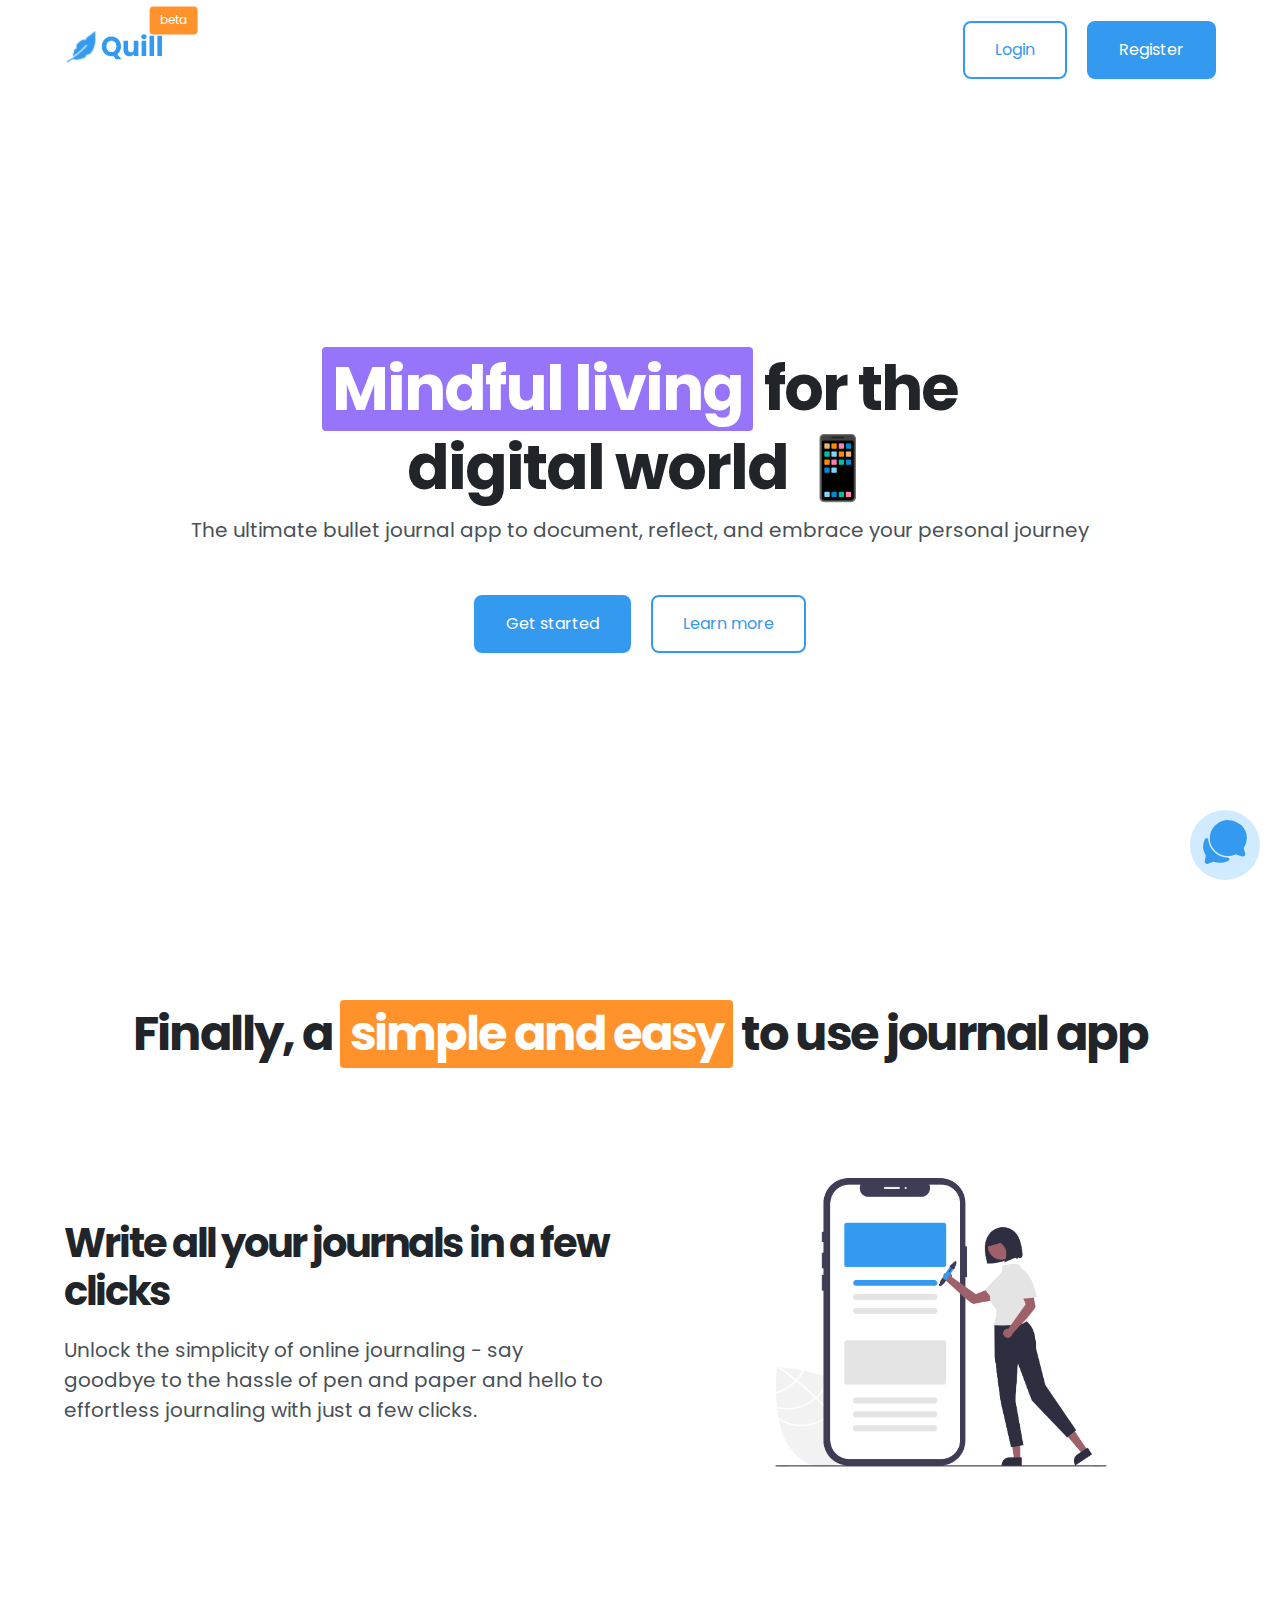
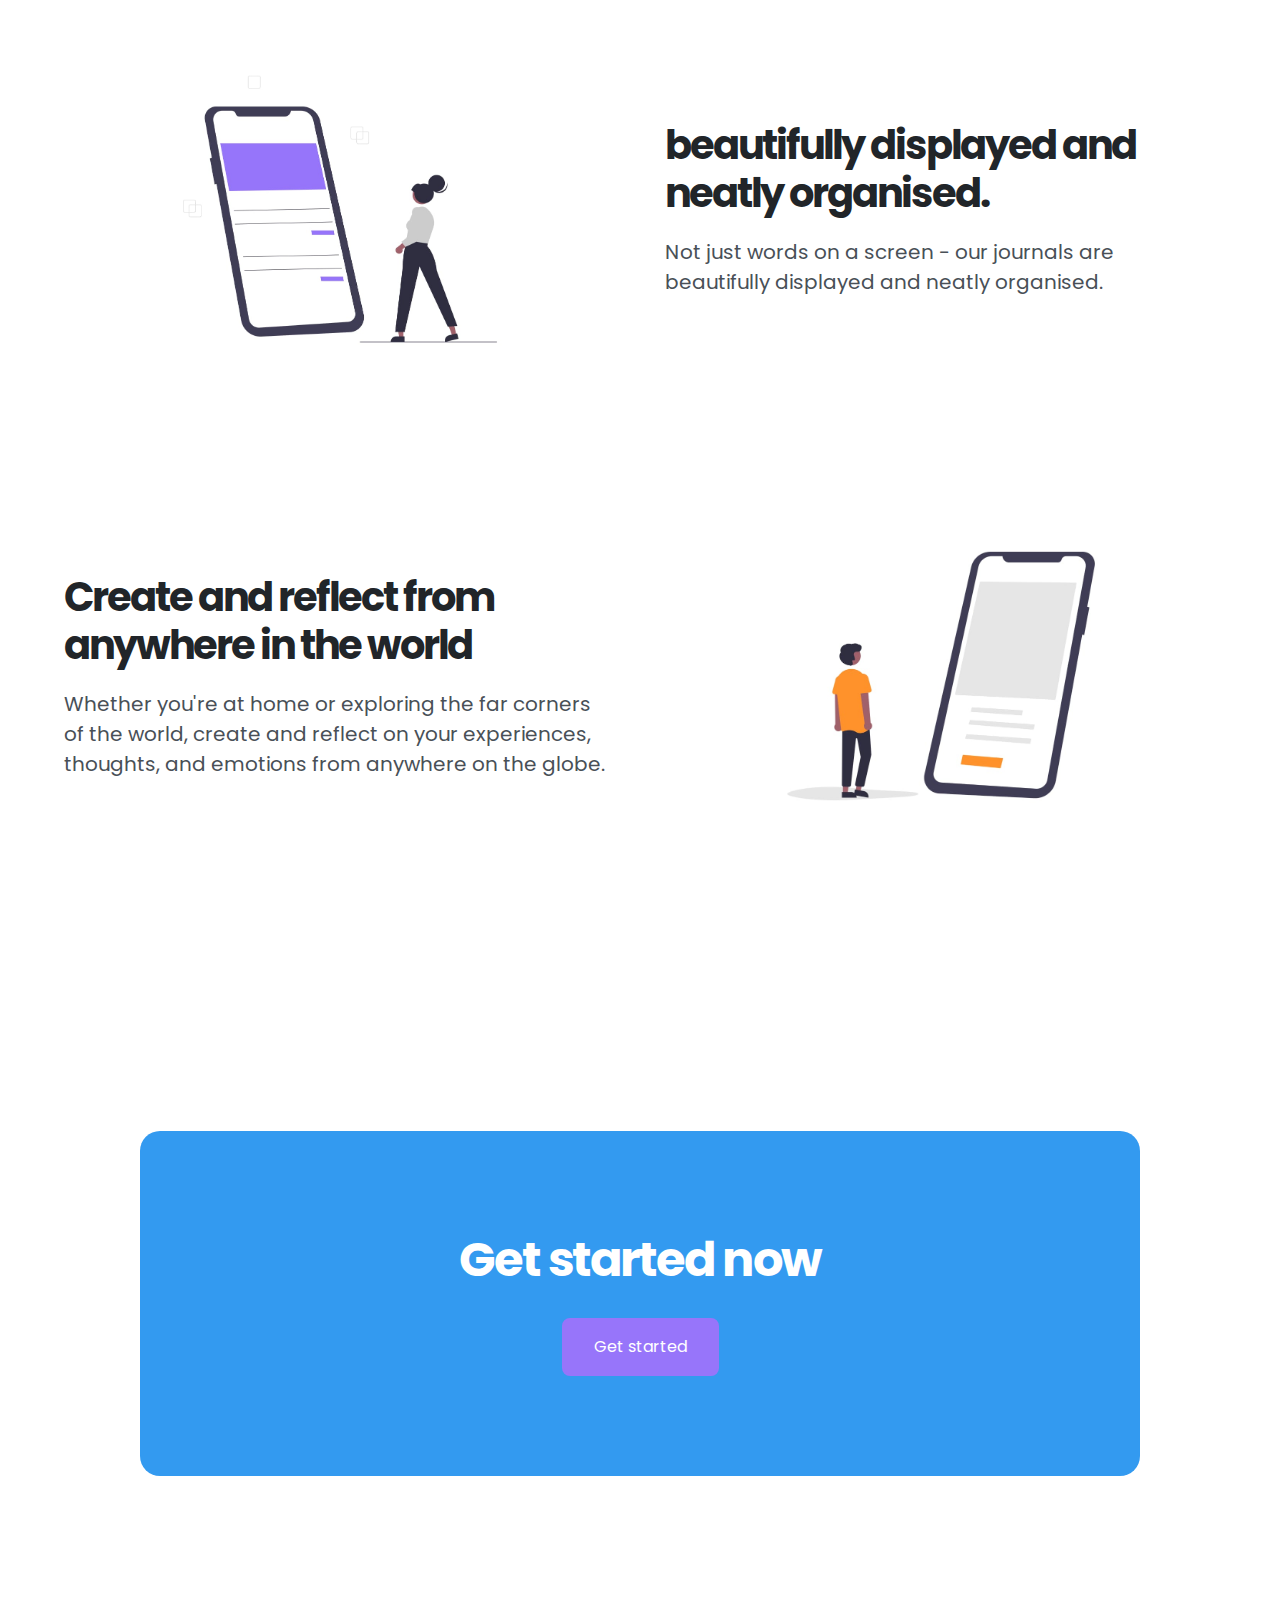
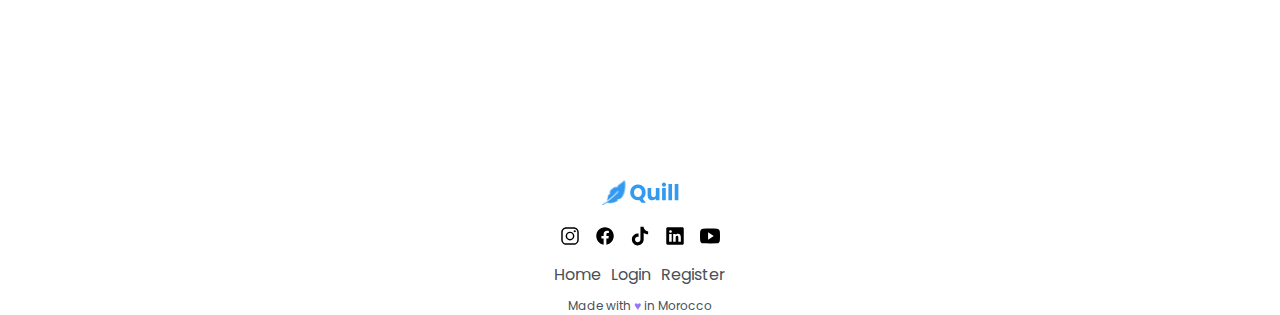
<file: index.html>
<!DOCTYPE html>
<html lang="en">
<head>
    <meta charset="UTF-8">
    <meta name="viewport" content="width=device-width, initial-scale=1.0">
    <link rel="preconnect" href="https://fonts.googleapis.com">
    <link rel="preconnect" href="https://fonts.gstatic.com" crossorigin>
    <link href="https://fonts.googleapis.com/css2?family=Poppins:ital,wght@0,100;0,200;0,300;0,400;0,500;0,600;0,700;0,800;0,900;1,100;1,200;1,300;1,400;1,500;1,600;1,700;1,800;1,900&display=swap" rel="stylesheet">
    <link rel="stylesheet" href="app.css">
    <link rel="stylesheet" href="queries.css">
    <title>Quill</title>
</head>
<body>
    <div class="container">
        <header>
            <!-- NAVIGATION -->
            <nav class="navbar">
                <a class="beta" href="index.html"><img class="logo-md" src="images/quill.svg" alt="quill logo"></a>
                <ul class="nav-btn-container">
                    <li><a class="btn btn-primary-outline" href="login2.html">Login</a></li>
                    <li><a class="btn btn-primary" href="register.html">Register</a></li>
                </ul>
            </nav>
    
        <!-- HERO SECTION -->
            <section class="hero-section">
                <h1 class="hero-heading"><span class="highlight highlight-secondary">Mindful living</span> for the <br class="hero-heading-break"> digital world 📱</h1>
                <p class="hero-paragraph">The ultimate bullet journal app to document, reflect, and embrace your personal journey</p>
                <ul class="hero-btn-container">
                    <li><a class="btn btn-primary" href="register.html">Get started</a></li>
                    <li><a class="btn btn-primary-outline" href="#features">Learn more</a></li>
                </ul>
            </section>
        </header>
    
        <main>
            <!-- FEATURES SECTION -->
            <section class="features-section">
                <h2 class="features-main-heading" id="features">Finally, a <span class="highlight highlight-tertiary">simple and easy</span> to use journal app</h2>
                <div class="features-grid-container">
                    <div>
                        <h3 class="features-headings">Write all your journals in a few clicks</h3>
                        <p>Unlock the simplicity of online journaling - say goodbye to the hassle of pen and paper and hello to effortless journaling with just a few clicks.</p>
                    </div>
                    <img class="feature-img" src="images/features-1.png.png" alt="simple online journaling">
                    <div>
                        <h3 class="features-headings">beautifully displayed and neatly organised.</h3>
                        <p>Not just words on a screen - our journals are beautifully displayed and neatly organised.</p>
                    </div>
                    <img class="feature-img feature-img-swap-order" src="images/features-2.png.jpeg" alt="beautifully displayed journals">
                    <div>
                        <h3 class="features-headings">Create and reflect from anywhere in the world</h3>
                        <p>Whether you're at home or exploring the far corners of the world, create and reflect on your experiences, thoughts, and emotions from anywhere on the globe.</p>
                    </div>
                    <img class="feature-img" src="images/features-3.png.jpeg" alt="create journals anywhere">
                </div>
             </section>
    
            <!-- CTA SECTION -->
            <section class="cta-section">
                <div class="cta-card">
                    <h2 class="cta-heading">Get started now</h2>
                    <a class="btn btn-secondary" href="create-journal.html">Get started</a>
                </div>
            </section>
        </main>       

        <!-- FOOTER -->
        <footer class="footer">
            <a href="index.html"><img class="logo-sm" src="images/quill.svg" alt="quill logo"></a>
            <ul class="social-icons-container">
                <li><a href="https://www.instagram.com/its.___a_l_i?igsh=MXg2bXpwd3BlaWh2bQ=="><img class="social-icons" src="images/instagram.svg" alt="instagram logo"></a></li>
                <li><a href="https://www.facebook.com/"><img class="social-icons" src="images/facebook.svg" alt="facebook logo"></a></li>
                <li><a href="https://www.tiktok.com/@rintaru__"><img class="social-icons" src="images/tiktok.svg" alt="tiktok logo"></a></li>
                <li><a href="https://www.linkedin.com/"><img class="social-icons" src="images/linkedin.svg" alt="linkedin logo"></a></li>
                <li><a href="https://www.youtube.com/"><img class="social-icons" src="images/youtube.svg" alt="youtube logo"></a></li>
            </ul>
            <ul class="footer-links-container">
                <li><a href="index.html">Home</a></li>
                <li><a href="login2.html">Login</a></li>
                <li><a href="register.html">Register</a></li>
            </ul>

            <p class="small-text">Made with <span class="heart-icon">♥︎</span> in Morocco</p>
        </footer>
    </div>

    <div class="chat-container">
        <a href="cntc.html"><img class="chat-icon" src="images/chat2.svg" alt="chat icon"></a>
    </div>    

</body>
</html>
</file>
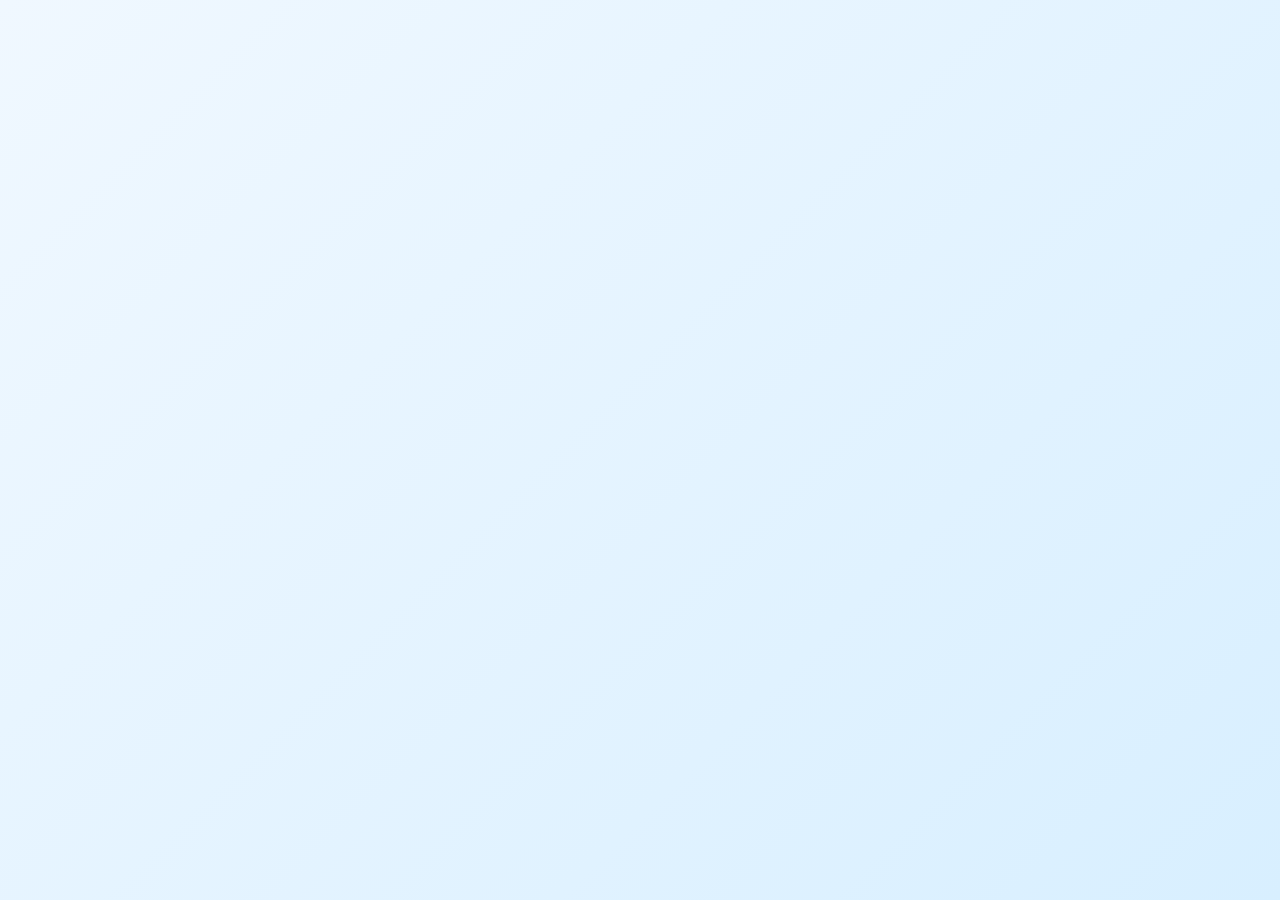
<file: create-journal.html>
<!DOCTYPE html>
<html lang="en">
<head>
  <meta charset="UTF-8" />
  <meta name="viewport" content="width=device-width, initial-scale=1.0"/>
  <link rel="preconnect" href="https://fonts.googleapis.com">
  <link rel="preconnect" href="https://fonts.gstatic.com" crossorigin>
  <link href="https://fonts.googleapis.com/css2?family=Poppins:wght@300;400;500;600&display=swap" rel="stylesheet">
  <title>Create Journal</title>
  <link rel="stylesheet" href="create-journal.css" />
</head>
<body>

  <!-- Floating background shapes -->
  <div class="floating-shapes">
    <span class="shape" style="--i:1;"></span>
    <span class="shape" style="--i:2;"></span>
    <span class="shape" style="--i:3;"></span>
    <span class="shape" style="--i:4;"></span>
    <span class="shape" style="--i:5;"></span>
    <span class="shape" style="--i:6;"></span>
    <span class="shape" style="--i:7;"></span>
    <span class="shape" style="--i:8;"></span>
  </div>

  <div class="login-container">
    <div class="login-card">
      <h2>Create Journal</h2>
      <form action="/api/v1/journals" method="post">
        <div class="form-group">
          <label for="main-title">Journal Title</label>
          <input
            id="main-title"
            type="text"
            name="title"
            placeholder="Enter title"
            minlength="3"
            required
          />
        </div>

        <div class="form-group">
          <label for="journal-category">Journal Category</label>
          <select id="journal-category" name="category" required>
            <option value="">Select a category</option>
            <option value="idea">Idea</option>
            <option value="note">Note</option>
            <option value="goal">Goal</option>
            <option value="habit">Habit</option>
            <option value="memory">Memory</option>
            <option value="mood">Mood</option>
            <option value="event">Event</option>
            <option value="task">Task</option>
          </select>
        </div>

        <div class="form-group">
          <label for="journal-entry">Journal Entry</label>
          <textarea
            id="journal-entry"
            name="entry"
            cols="30"
            rows="5"
            placeholder="Write your thoughts..."
            minlength="10"
            required
          ></textarea>
        </div>

        <button type="submit" class="login-btn">Submit</button>
      </form>
    </div>
  </div>

</body>
</html>
</file>
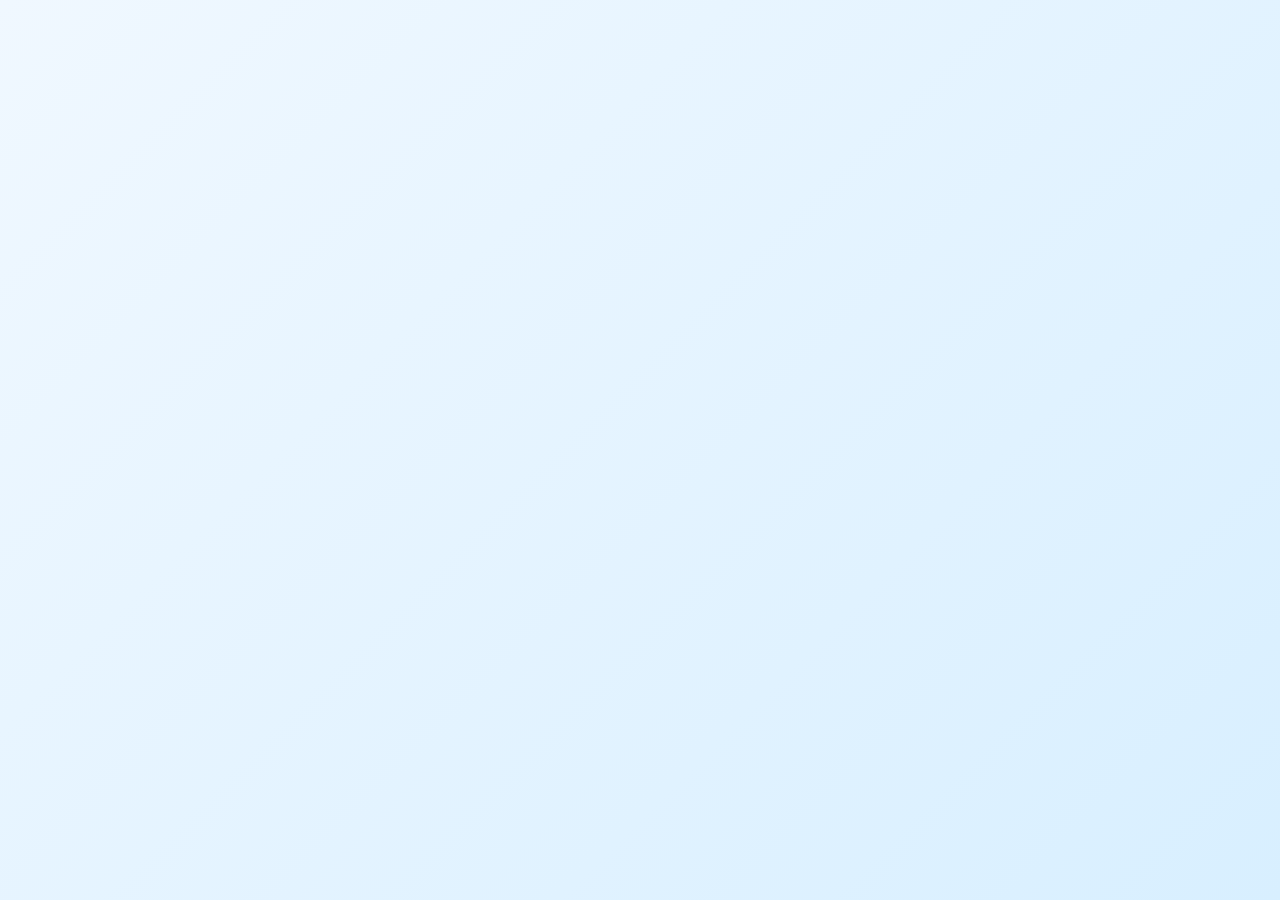
<file: login2.html>
<!DOCTYPE html>
<html lang="en">
<head>
  <meta charset="UTF-8" />
  <meta name="viewport" content="width=device-width, initial-scale=1.0"/>
  <link rel="preconnect" href="https://fonts.googleapis.com">
  <link rel="preconnect" href="https://fonts.gstatic.com" crossorigin>
  <link href="https://fonts.googleapis.com/css2?family=Poppins:wght@300;400;500;600&display=swap" rel="stylesheet">
  <title>Login</title>
  <link rel="stylesheet" href="styles-login.css"/>
</head>
<body>

  <!-- Floating background shapes -->
  <div class="floating-shapes">
    <span class="shape" style="--i:1;"></span>
    <span class="shape" style="--i:2;"></span>
    <span class="shape" style="--i:3;"></span>
    <span class="shape" style="--i:4;"></span>
    <span class="shape" style="--i:5;"></span>
    <span class="shape" style="--i:6;"></span>
    <span class="shape" style="--i:7;"></span>
    <span class="shape" style="--i:8;"></span>
  </div>

  <div class="login-container">
    <div class="login-card">
      <h2>Welcome Back</h2>
      <form action="/api/v1/auth/login" method="post">
        <div class="form-group">
          <label for="email">Email</label>
          <input type="email" id="email" placeholder="Enter your email" required />
        </div>
        <div class="form-group">
          <label for="password">Password</label>
          <input type="password" id="password" placeholder="Enter your password" required />
        </div>
        <button type="submit" class="login-btn">Login</button>
      </form>
      <p class="signup-link">Don't have an account? <a href="register.html">Sign up</a></p>
    </div>
  </div>

</body>
</html>
</file>
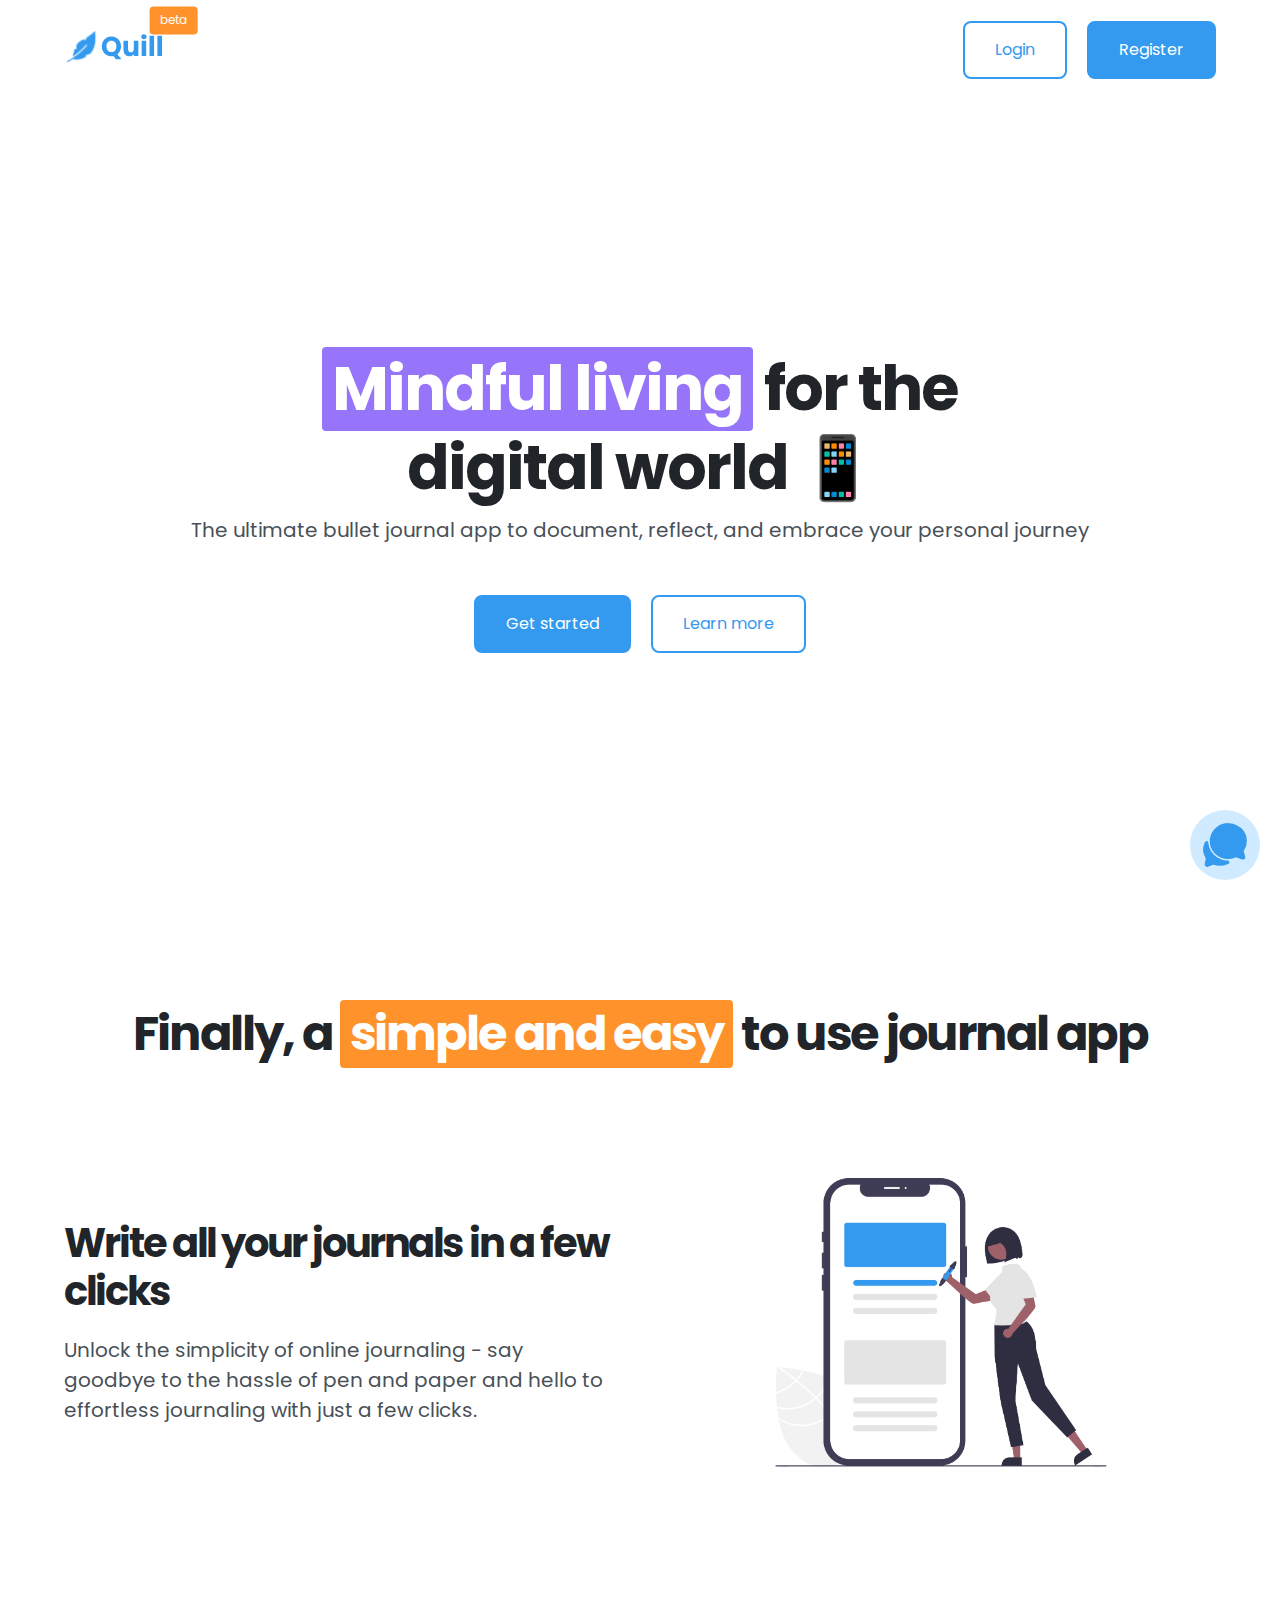
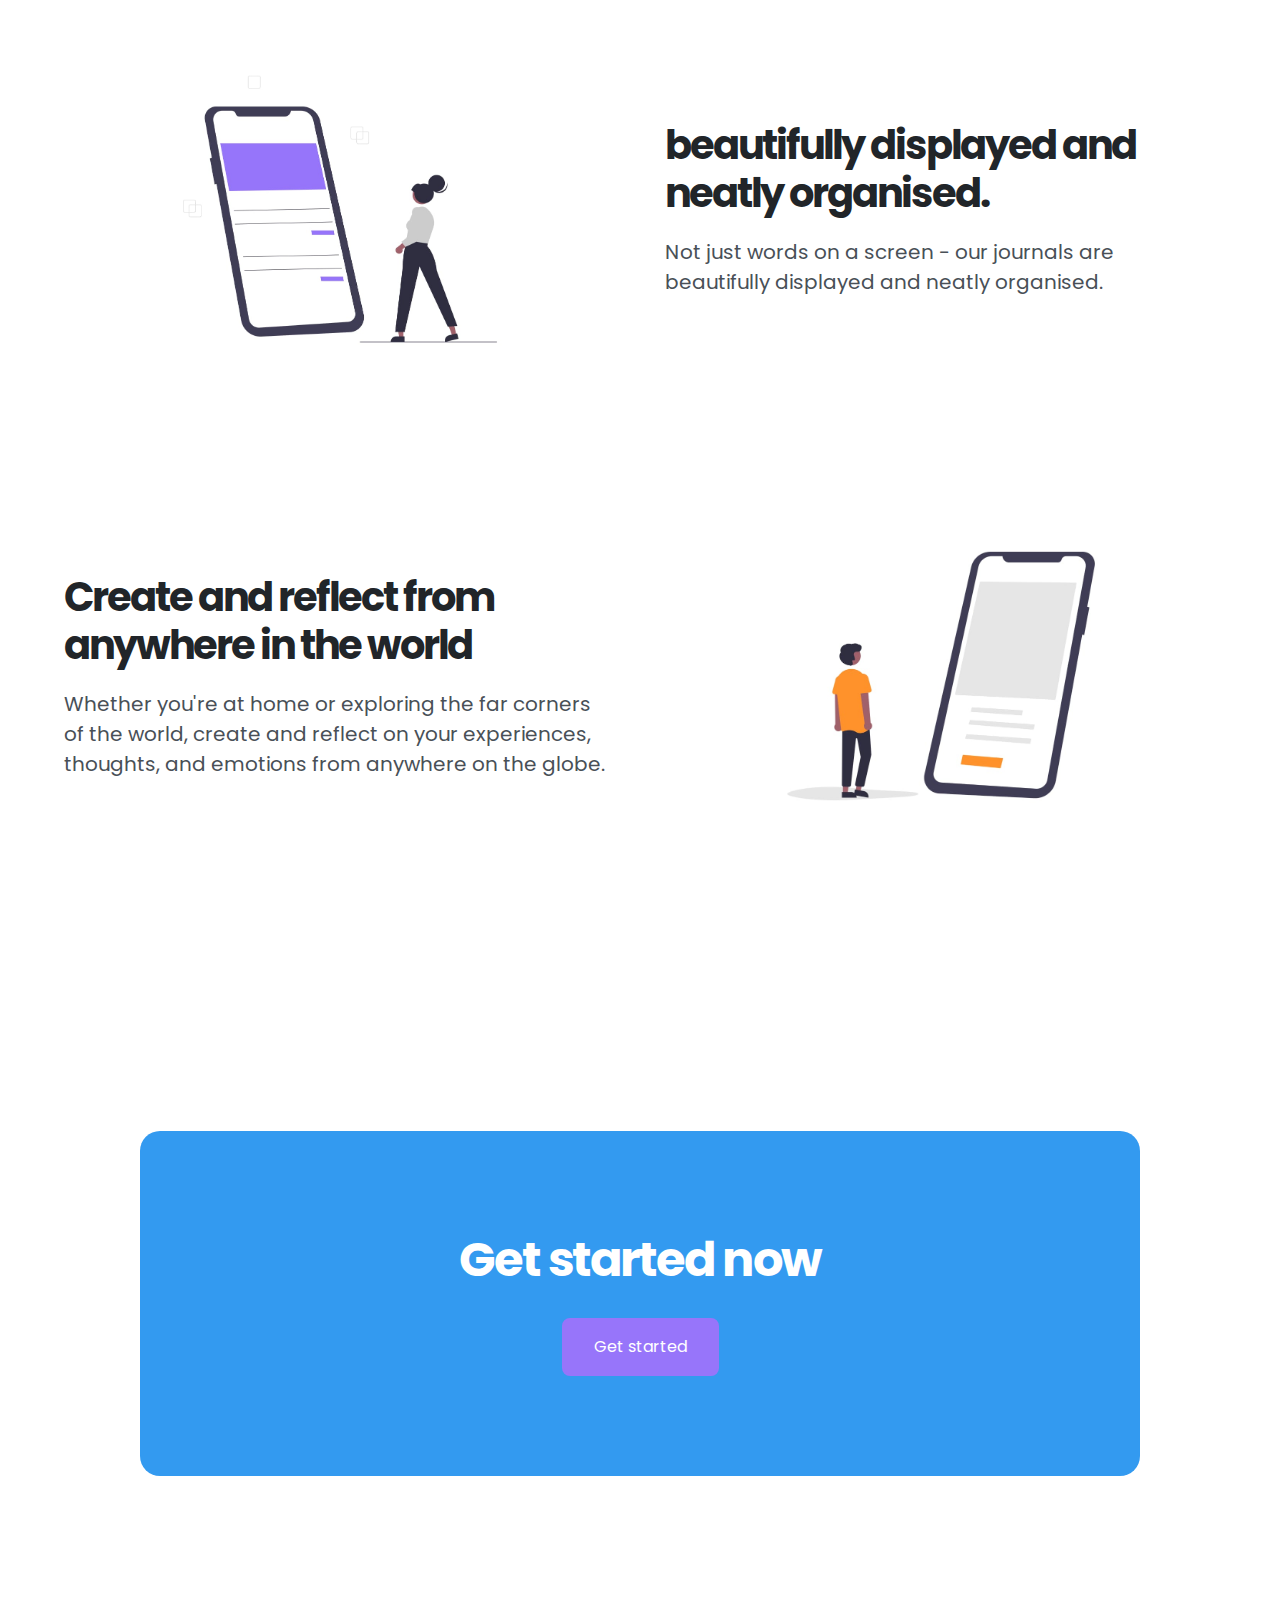
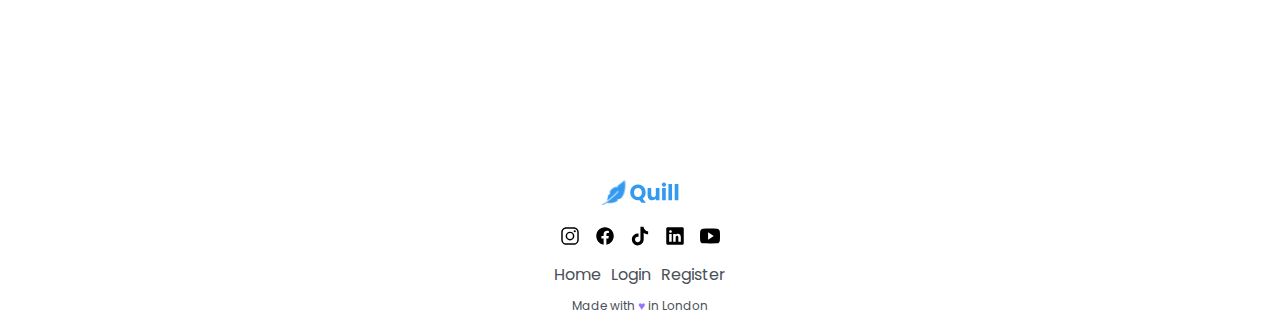
<file: Quill.html>
<!DOCTYPE html>
<html lang="en">
<head>
    <meta charset="UTF-8">
    <meta name="viewport" content="width=device-width, initial-scale=1.0">
    <link rel="preconnect" href="https://fonts.googleapis.com">
    <link rel="preconnect" href="https://fonts.gstatic.com" crossorigin>
    <link href="https://fonts.googleapis.com/css2?family=Poppins:ital,wght@0,100;0,200;0,300;0,400;0,500;0,600;0,700;0,800;0,900;1,100;1,200;1,300;1,400;1,500;1,600;1,700;1,800;1,900&display=swap" rel="stylesheet">
    <link rel="stylesheet" href="app.css">
    <link rel="stylesheet" href="queries.css">
    <title>Quill</title>
</head>
<body>
    <div class="container">
        <header>
            <!-- NAVIGATION -->
            <nav class="navbar">
                <a class="beta" href="Quill.html"><img class="logo-md" src="images/quill.svg" alt="quill logo"></a>
                <ul class="nav-btn-container">
                    <li><a class="btn btn-primary-outline" href="login2.html">Login</a></li>
                    <li><a class="btn btn-primary" href="register.html">Register</a></li>
                </ul>
            </nav>
    
        <!-- HERO SECTION -->
            <section class="hero-section">
                <h1 class="hero-heading"><span class="highlight highlight-secondary">Mindful living</span> for the <br class="hero-heading-break"> digital world 📱</h1>
                <p class="hero-paragraph">The ultimate bullet journal app to document, reflect, and embrace your personal journey</p>
                <ul class="hero-btn-container">
                    <li><a class="btn btn-primary" href="register.html">Get started</a></li>
                    <li><a class="btn btn-primary-outline" href="#features">Learn more</a></li>
                </ul>
            </section>
        </header>
    
        <main>
            <!-- FEATURES SECTION -->
            <section class="features-section">
                <h2 class="features-main-heading" id="features">Finally, a <span class="highlight highlight-tertiary">simple and easy</span> to use journal app</h2>
                <div class="features-grid-container">
                    <div>
                        <h3 class="features-headings">Write all your journals in a few clicks</h3>
                        <p>Unlock the simplicity of online journaling - say goodbye to the hassle of pen and paper and hello to effortless journaling with just a few clicks.</p>
                    </div>
                    <img class="feature-img" src="images/features-1.png.png" alt="simple online journaling">
                    <div>
                        <h3 class="features-headings">beautifully displayed and neatly organised.</h3>
                        <p>Not just words on a screen - our journals are beautifully displayed and neatly organised.</p>
                    </div>
                    <img class="feature-img feature-img-swap-order" src="images/features-2.png.jpeg" alt="beautifully displayed journals">
                    <div>
                        <h3 class="features-headings">Create and reflect from anywhere in the world</h3>
                        <p>Whether you're at home or exploring the far corners of the world, create and reflect on your experiences, thoughts, and emotions from anywhere on the globe.</p>
                    </div>
                    <img class="feature-img" src="images/features-3.png.jpeg" alt="create journals anywhere">
                </div>
             </section>
    
            <!-- CTA SECTION -->
            <section class="cta-section">
                <div class="cta-card">
                    <h2 class="cta-heading">Get started now</h2>
                    <a class="btn btn-secondary" href="create-journal.html">Get started</a>
                </div>
            </section>
        </main>       

        <!-- FOOTER -->
        <footer class="footer">
            <a href="Quill.html"><img class="logo-sm" src="images/quill.svg" alt="quill logo"></a>
            <ul class="social-icons-container">
                <li><a href="https://www.instagram.com/its.___a_l_i?igsh=MXg2bXpwd3BlaWh2bQ=="><img class="social-icons" src="images/instagram.svg" alt="instagram logo"></a></li>
                <li><a href="https://www.facebook.com/"><img class="social-icons" src="images/facebook.svg" alt="facebook logo"></a></li>
                <li><a href="https://www.tiktok.com/@rintaru__"><img class="social-icons" src="images/tiktok.svg" alt="tiktok logo"></a></li>
                <li><a href="https://www.linkedin.com/"><img class="social-icons" src="images/linkedin.svg" alt="linkedin logo"></a></li>
                <li><a href="https://www.youtube.com/"><img class="social-icons" src="images/youtube.svg" alt="youtube logo"></a></li>
            </ul>
            <ul class="footer-links-container">
                <li><a href="index.html">Home</a></li>
                <li><a href="login2.html">Login</a></li>
                <li><a href="register.html">Register</a></li>
            </ul>

            <p class="small-text">Made with <span class="heart-icon">♥︎</span> in London</p>
        </footer>
    </div>

    <div class="chat-container">
        <img class="chat-icon" src="images/chat2.svg" alt="chat icon">
    </div>    

</body>
</html>
</file>
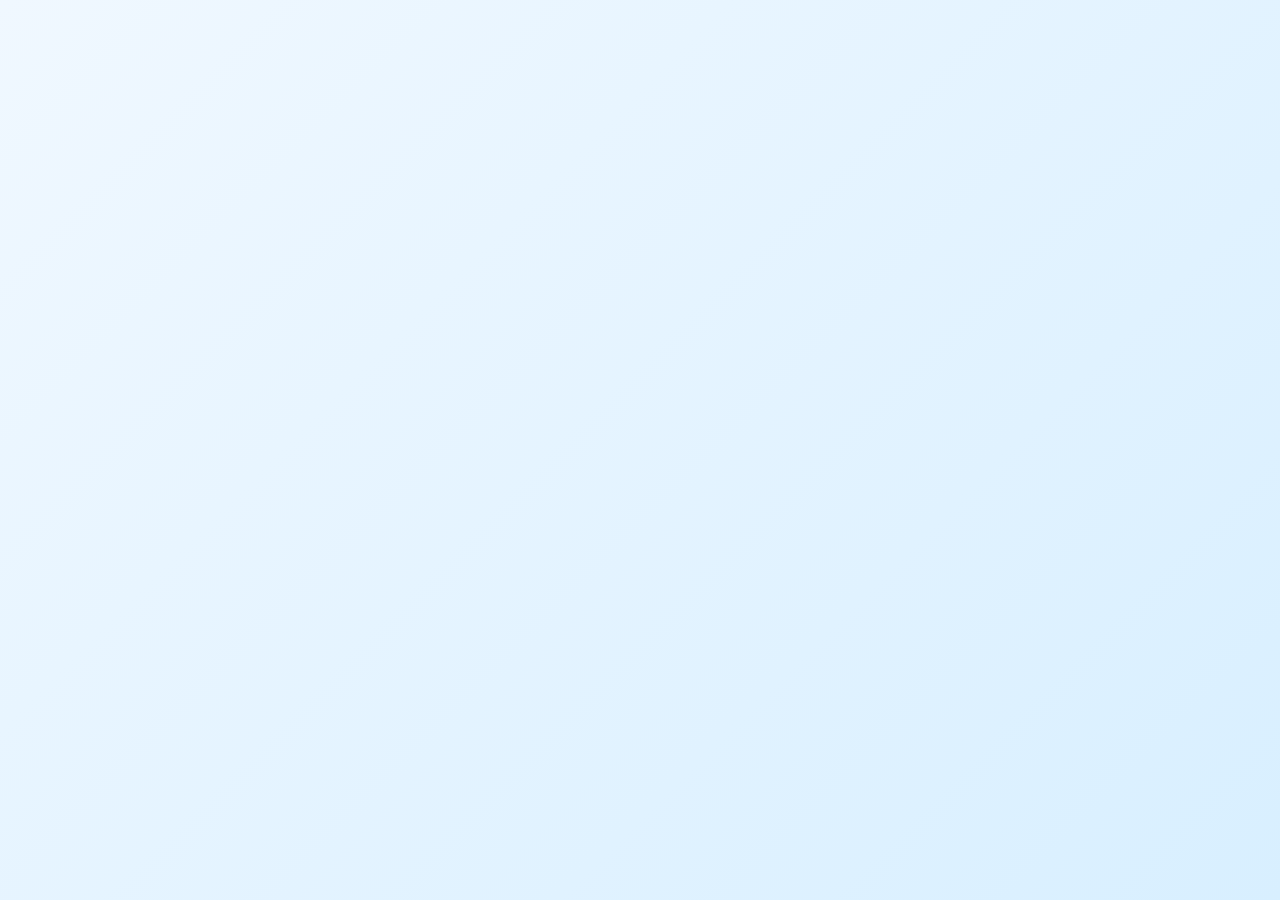
<file: register.html>
<!DOCTYPE html>
<html lang="en">
<head>
  <meta charset="UTF-8" />
  <meta name="viewport" content="width=device-width, initial-scale=1.0"/>
  <link rel="preconnect" href="https://fonts.googleapis.com">
  <link rel="preconnect" href="https://fonts.gstatic.com" crossorigin>
  <link href="https://fonts.googleapis.com/css2?family=Poppins:wght@300;400;500;600&display=swap" rel="stylesheet">
  <title>Register</title>
  <link rel="stylesheet" href="styles-register.css" />
</head>
<body>

  <!-- Floating background shapes -->
  <div class="floating-shapes">
    <span class="shape" style="--i:1;"></span>
    <span class="shape" style="--i:2;"></span>
    <span class="shape" style="--i:3;"></span>
    <span class="shape" style="--i:4;"></span>
    <span class="shape" style="--i:5;"></span>
    <span class="shape" style="--i:6;"></span>
    <span class="shape" style="--i:7;"></span>
    <span class="shape" style="--i:8;"></span>
  </div>

  <div class="login-container">
    <div class="login-card">
      <h2>Create Account</h2>
      <form action="/api/v1/auth/register" method="post">
        <div class="form-group">
          <label for="name">Full Name</label>
          <input type="text" id="name" placeholder="Enter your full name" required />
        </div>
        <div class="form-group">
          <label for="email">Email</label>
          <input type="email" id="email" placeholder="Enter your email" required />
        </div>
        <div class="form-group">
          <label for="password">Password</label>
          <input type="password" id="password" placeholder="Create a password" required />
        </div>
        <div class="form-group">
          <label for="confirm-password">Confirm Password</label>
          <input type="password" id="confirm-password" placeholder="Confirm your password" required />
        </div>
        <button type="submit" class="login-btn">Register</button>
      </form>
      <p class="signup-link">Already have an account? <a href="login2.html">Login</a></p>
    </div>
  </div>

</body>
</html>
</file>
<file: app.css>
/* 

----------- TYPOGRAPHY -----------

FONT SIZES
12px / 16px / 20px / 24px / 32px / 36px / 40px / 44px / 48px / 62px

FONT WEIGHTS
40 / 700

LINE HEIGHTS
1.2 / 1.5

LETTER SPACING
0 / -2px

FONT FAMILY
Poppins

----------- COLORS -----------

PRIMARY
Base: #339af0 (sky blue)
Tint: #d0ebff (arctic)
Shade: #1c7ed6 (Deep sea)

SECONDARY
Base: #9775fa (lavender)
Tint: #e5dbff (moonlight iris)
Shade: #7048e8 (velvet night)

TERTIARY 
Base: #ff922b (pumpkin)
Tint: #ffe8cc (dawn)
Shade: #f76707 (lava)

GREY
BASE: #495057 (slate)
Tint: #f1f3F5 (pebble)
Shade: #212529 (graphite)
White: #ffffff
Black: #000000

----------- BORDER RADIUS -----------

4px / 8px / 20px    

----------- SPACING SYSTEME -----------

5px / 10px / 15px / 20px / 25px / 30px / 40px / 50px / 60px / 70px / 80px / 90px / 100px / 125px / 150px / 200px / 250px / 300px / 400px / 500px

*/

/* ------------------ GLOBAL STYLE ------------------ */

:root {
    /* FONT SIZE */
    --text-sm: 1.2rem;
    --text-base: 1.6rem;
    --text-paragraph: 2rem;
    --text-h5: 2.4rem;
    --text-h4: 3.2rem;
    --text-h3: 4rem;
    --text-h2: 4.8rem;
    --text-h1: 6.2rem;

    /* FONT WEIGHT */
    --font-weight-normal: 400;
    --font-weight-bold: 700;

    /* LINE HEIGHT */
    --line-height-tight: 1.2;
    --line-height-normal: 1.5;

    /* LETTER SPACING */
    --letter-spacing-tight: -2px;

    /* FONT FAMILY */
    --font-family: 'poppins', sans-serif;

    /* COLORS */
    --primary-base: #339af0;
    --primary-tint: #d0ebff;
    --primary-shade: #1c7ed6;
    --secondary-base: #9775fa;
    --secondary-tint: #e5dbff;
    --secondary-shade: #7048e8;
    --tertiary-base: #ff922b;
    --tertiary-tint: #ffe8cc;
    --tertiary-shade: #f76707;
    --grey-base: #495057;
    --grey-tint: #f1f3F5;
    --grey-shade: #212529;
    --white: #ffffff;
    --black: #000000;

    /* MISCELLANEOUS */
    --nav-height: 100px;
}

* {
    box-sizing: border-box;
    margin: 0;
    padding: 0;
}

html {
    font-size: 62.5%;
}

body {
    font-family: var(--font-family);
    font-weight: var(--font-weight-normal);
    line-height: var(--line-height-normal);
    color: var(--grey-base);
}

.container {
    max-width: 1200px;
    width: 90%;
    margin: 0 auto;
}

h1, h2, h3, h4, h5 {
    font-weight: var(--font-weight-bold);
    line-height: var(--line-height-tight);
    letter-spacing: var(--letter-spacing-tight);
    color: var(--grey-shade);
}

h1 {
    font-size: var(--text-h1);
}

h2 {
    font-size: var(--text-h2);
}

h3 {
    font-size: var(--text-h3);
}

h4 {
    font-size: var(--text-h4);
}

h5 {
    font-size: var(--text-h5);
}

p {
    font-size: var(--text-paragraph);
}

a {
    text-decoration: none;
    font-size: var(--text-base);
    display: inline-block;
}

a:link, a:visited, a:hover, a:active {
    color: var(--grey-base);
}

ul {
    list-style: none;
}

span {
    display: inline-block;
}

.small-text {
    font-size: var(--text-sm);
}

/* ------------------ COMPONENTS ------------------ */

.btn {
    font-size: var(--text-base);
    text-decoration: none;
    padding: 1.5rem 3rem;
    border-radius: 8px;
}

.btn-primary:link, .btn-primary:visited {
    color: var(--white);
    background-color: var(--primary-base);
    border: 2px solid var(--primary-base);
    transition: 0.5s;
}

.btn-primary:hover, .btn-primary:active {
    color: var(--white);
    background-color: var(--primary-shade);
    border: 2px solid var(--primary-shade);
    transform: scale(1.05, 1.05);
    box-shadow: 0px 3px 6px var(--grey-base);
}

.btn-primary-outline:link, .btn-primary-outline:visited {
    color: var(--primary-base);
    background-color: var(--white);
    border: 2px solid var(--primary-base);
    transition: 0.5s;
}

.btn-primary-outline:hover, .btn-primary-outline:active {
    color: var(--primary-shade);
    background-color: var(--white);
    border: 2px solid var(--primary-shade);
    transform: scale(1.05, 1.05);
    box-shadow: 0px 3px 6px var(--grey-base);
}

.btn-secondary:link, .btn-secondary:visited {
    color: var(--white);
    background-color: var(--secondary-base);
    border: 2px solid var(--secondary-base);
    transition: 0.5s;
}

.btn-secondary:hover, .btn-secondary:active {
    color: var(--white);
    background-color: var(--secondary-shade);
    border: 2px solid var(--secondary-shade);
    transform: scale(1.05, 1.05);
    box-shadow: 0px 3px 6px var(--grey-base);
}

.highlight {
    color: var(--white);
    padding: 0.5rem 1rem;
    border-radius: 4px;
}

.highlight-primary {
    background-color: var(--primary-base);
}

.highlight-secondary {
    background-color: var(--secondary-base);
}

.highlight-tertiary {
    background-color: var(--tertiary-base);
}

.logo-md {
    width: 100px;
}

.logo-sm {
    width: 80px;
}

.chat-container {
    height: 7rem;
    width: 7rem;
    background-color: var(--primary-tint);
    border-radius: 50%;
    display: flex;
    justify-content: center;
    align-items: center;
    position: fixed;
    bottom: 2rem;
    right: 2rem;
}

.chat-icon {
    width: 5rem;
    height: 5rem;
}

/* ------------------ SECTIONS ------------------ */

/* ----- NAVBAR ----- */

.navbar {
    height: var(--nav-height);
    display: flex;
    justify-content: space-between;
    align-items: center;
}

.nav-btn-container {
    display: flex;
    gap: 2rem;
}

.beta {
    position: relative;
}

.beta::after {
    content: 'beta';
    position: absolute;
    top: 0;
    right: 0;
    font-size: 1.2rem;
    background-color: var(--tertiary-base);
    padding: 0.5rem 1rem;
    border-radius: 4px;
    color: var(--white);
    transform: translate(70%, -70%);
}

/* ----- HERO SECTION ----- */

.hero-section {
    height: calc(100vh - var(--nav-height));
    min-height: 400px;
    margin-bottom: 10rem;
    display: flex;
    flex-direction: column;
    justify-content: center;
    align-items: center;
}

.hero-heading {
    margin-bottom: 1rem;
    text-align: center
}

.hero-paragraph {
    margin-bottom: 5rem;
    text-align: center;
}

.hero-btn-container {
    display: flex;
    gap: 2rem;
}

/* ----- FEATURES SECTION ----- */

.features-section {
    margin-bottom: 30rem;
}

.features-main-heading {
    text-align: center;
    margin-bottom: 8rem;
}

.features-grid-container {
    display: grid;
    grid-template-columns: 1fr 1fr;
    row-gap: 15rem;
    column-gap: 5rem;
    justify-items: center;
    align-items: center;
}

.feature-img-swap-order {
    grid-row: 2 / 3;
    grid-column: 1 / 2;
}

.features-headings {
    margin-bottom: 2rem;
}

.feature-img {
    max-width: 400px;
    width: 100%;
}

/* ----- CTA SECTION ----- */

.cta-section {
    margin-bottom: 30rem;
    display: flex;
    justify-content: center;
}

.cta-card {
    background-color: var(--primary-base);
    text-align: center;
    max-width: 1000px;
    width: 100%;
    padding: 10rem 20rem;
    border-radius: 20px;
}

.cta-heading {
    margin-bottom: 3rem;
    color: var(--white);
}

/* ----- FOOTER ----- */

.footer {
    display: flex;
    flex-direction: column;
    align-items: center;
    gap: 1rem;
}

.social-icons-container {
    display: flex;
    gap: 1.5rem;
}

.footer-links-container {
    display: flex;
    gap: 1rem;
}

.social-icons {
    width: 20px;
}

.heart-icon {
    color: var(--secondary-base);
}
</file>
<file: queries.css>
/* LG - SMALL LAPTOPS: 1024px - 1280px */

@media (max-width: 72rem) {
    /* 1150px / 16px = 72rem */
    /* 72px x 16px = 1152px */

    html {
        font-size: 56.25%;
        /* 9px / 16px = 56.25% */
    }

    .features-grid-container {
        column-gap: 2rem;
    }

    .cta-section {
        margin-bottom: 20rem;
    }
}

/* MD - TABLRTS: 768px - 1024px */

@media (max-width: 51rem) {
    html {
        font-size: 50%;
    }
}

/* SM - PHONE LANDSCAPE: 576px - 768px */

@media (max-width: 43rem) {
    html {
        font-size: 43.75%;
    }

    .cta-card {
        padding: 8rem 16rem;
    }

    .features-section {
        margin-bottom: 20rem;
    }

    .features-grid-container {
        row-gap: 5rem;
        column-gap: 0.5rem;
    }
}

/* XS - PHONE PORTRAINT: < 576px */

@media (max-width: 34rem) {
    html {
        font-size: 37.5%;
    }

    .hero-heading-break {
        display: none;
    }

    .hero-section {
        height: auto;
    }

    .features-grid-container {
        grid-template-columns: 1fr;
    }

    .feature-img-swap-order {
        grid-row: auto;
        grid-column: auto;
    }

    .cta-card {
        padding: 8rem 6rem;
    }
}
</file>
<file: create-journal.css>
/* Reset and font */
* {
  margin: 0;
  padding: 0;
  box-sizing: border-box;
}

body {
  font-family: 'Poppins', sans-serif;
  margin: 0;
  display: flex;
  justify-content: center;
  align-items: center;
  height: 100vh;

  background: linear-gradient(-45deg, #f0f8ff, #e0f7ff, #d0ecff, #f0f8ff);
  background-size: 400% 400%;
  animation: gradientFlow 15s ease infinite;
}

/* Animated background */
@keyframes gradientFlow {
  0% { background-position: 0% 50%; }
  50% { background-position: 100% 50%; }
  100% { background-position: 0% 50%; }
}

/* Floating shapes */
.floating-shapes {
  position: fixed;
  width: 100%;
  height: 100%;
  top: 0;
  left: 0;
  overflow: hidden;
  z-index: 0;
}

.floating-shapes .shape {
  position: absolute;
  bottom: -150px;
  width: 30px;
  height: 30px;
  background: rgba(51, 154, 240, 0.15);
  border-radius: 50%;
  animation: floatUp 15s linear infinite;
  animation-delay: calc(-1s * var(--i));
  left: calc(12.5% * var(--i));
  z-index: 0;
}

.floating-shapes .shape:nth-child(even) {
  width: 20px;
  height: 20px;
  background: rgba(51, 154, 240, 0.2);
}

@keyframes floatUp {
  0% {
    transform: translateY(0) scale(1);
    opacity: 0.3;
  }
  50% {
    opacity: 0.6;
    transform: translateY(-50vh) scale(1.2);
  }
  100% {
    transform: translateY(-100vh) scale(1);
    opacity: 0;
  }
}

/* Container */
.login-container {
  display: flex;
  justify-content: center;
  align-items: center;
  position: relative;
  z-index: 1;
}

/* Card styling */
.login-card {
  background: white;
  padding: 2.5rem;
  border-radius: 12px;
  box-shadow: 0 8px 16px rgba(0, 123, 255, 0.1);
  width: 100%;
  max-width: 500px;
  animation: fadeIn 1s ease forwards;
  opacity: 0;
}

@keyframes fadeIn {
  from { opacity: 0; transform: translateY(20px); }
  to { opacity: 1; transform: translateY(0); }
}

.login-card h2 {
  margin-bottom: 1.5rem;
  color: #339af0;
  text-align: center;
}

/* Form fields */
.form-group {
  margin-bottom: 1rem;
}

.form-group label {
  display: block;
  margin-bottom: 0.5rem;
  color: #333;
}

.form-group input,
.form-group select,
.form-group textarea {
  width: 100%;
  padding: 0.75rem;
  border: 1px solid #ccc;
  border-radius: 6px;
  font-size: 1rem;
  transition: border-color 0.3s;
  resize: vertical;
}

.form-group input:focus,
.form-group select:focus,
.form-group textarea:focus {
  outline: none;
  border-color: #339af0;
  box-shadow: 0 0 0 3px rgba(0, 123, 255, 0.1);
}

/* Button */
.login-btn {
  width: 100%;
  padding: 0.75rem;
  background-color: #339af0;
  color: white;
  border: none;
  border-radius: 6px;
  font-size: 1rem;
  cursor: pointer;
  transition: background-color 0.3s;
}

.login-btn:hover {
  background-color: #1c7ed6;
}
</file>
<file: styles-login.css>
/* Reset and font */
* {
  margin: 0;
  padding: 0;
  box-sizing: border-box;
}

body {
  font-family: 'Poppins', sans-serif;
  margin: 0;
  display: flex;
  justify-content: center;
  align-items: center;
  height: 100vh;

  /* Animated gradient background */
  background: linear-gradient(-45deg, #f0f8ff, #e0f7ff, #d0ecff, #f0f8ff);
  background-size: 400% 400%;
  animation: gradientFlow 15s ease infinite;
}

/* Background animation keyframes */
@keyframes gradientFlow {
  0% { background-position: 0% 50%; }
  50% { background-position: 100% 50%; }
  100% { background-position: 0% 50%; }
}

/* Floating shapes wrapper */
.floating-shapes {
  position: fixed;
  width: 100%;
  height: 100%;
  top: 0;
  left: 0;
  overflow: hidden;
  z-index: 0;
}

/* Floating shape style */
.floating-shapes .shape {
  position: absolute;
  bottom: -150px;
  width: 30px;
  height: 30px;
  background: rgba(51, 154, 240, 0.15);
  border-radius: 50%;
  animation: floatUp 15s linear infinite;
  animation-delay: calc(-1s * var(--i));
  left: calc(12.5% * var(--i));
  z-index: 0;
}

/* Optional shape variations */
.floating-shapes .shape:nth-child(even) {
  width: 20px;
  height: 20px;
  background: rgba(51, 154, 240, 0.2);
}

/* Floating animation */
@keyframes floatUp {
  0% {
    transform: translateY(0) scale(1);
    opacity: 0.3;
  }
  50% {
    opacity: 0.6;
    transform: translateY(-50vh) scale(1.2);
  }
  100% {
    transform: translateY(-100vh) scale(1);
    opacity: 0;
  }
}

.login-container {
  display: flex;
  justify-content: center;
  align-items: center;
  position: relative;
  z-index: 1;
}

.login-card {
  background: white;
  padding: 2.5rem;
  border-radius: 12px;
  box-shadow: 0 8px 16px rgba(0, 123, 255, 0.1);
  width: 100%;
  max-width: 400px;

  /* Fade in on load */
  animation: fadeIn 1s ease forwards;
  opacity: 0;
}

@keyframes fadeIn {
  from { opacity: 0; transform: translateY(20px); }
  to { opacity: 1; transform: translateY(0); }
}

.login-card h2 {
  margin-bottom: 1.5rem;
  color: #339af0;
  text-align: center;
}

.form-group {
  margin-bottom: 1rem;
}

.form-group label {
  display: block;
  margin-bottom: 0.5rem;
  color: #333;
}

.form-group input {
  width: 100%;
  padding: 0.75rem;
  border: 1px solid #ccc;
  border-radius: 6px;
  font-size: 1rem;
  transition: border-color 0.3s;
}

.form-group input:focus {
  outline: none;
  border-color: #339af0;
  box-shadow: 0 0 0 3px rgba(0, 123, 255, 0.1);
}

.login-btn {
  width: 100%;
  padding: 0.75rem;
  background-color: #339af0;
  color: white;
  border: none;
  border-radius: 6px;
  font-size: 1rem;
  cursor: pointer;
  transition: background-color 0.3s;
}

.login-btn:hover {
  background-color: #1c7ed6;
}

.signup-link {
  margin-top: 1rem;
  text-align: center;
  font-size: 0.9rem;
  color: #555;
}

.signup-link a {
  color: #339af0;
  text-decoration: none;
}

.signup-link a:hover {
  text-decoration: underline;
}
</file>
<file: styles-register.css>
/* Reset and font */
* {
  margin: 0;
  padding: 0;
  box-sizing: border-box;
}

body {
  font-family: 'Poppins', sans-serif;
  margin: 0;
  display: flex;
  justify-content: center;
  align-items: center;
  height: 100vh;

  /* Animated gradient background */
  background: linear-gradient(-45deg, #f0f8ff, #e0f7ff, #d0ecff, #f0f8ff);
  background-size: 400% 400%;
  animation: gradientFlow 15s ease infinite;
}

/* Background animation keyframes */
@keyframes gradientFlow {
  0% { background-position: 0% 50%; }
  50% { background-position: 100% 50%; }
  100% { background-position: 0% 50%; }
}

/* Floating shapes wrapper */
.floating-shapes {
  position: fixed;
  width: 100%;
  height: 100%;
  top: 0;
  left: 0;
  overflow: hidden;
  z-index: 0;
}

.floating-shapes .shape {
  position: absolute;
  bottom: -150px;
  width: 30px;
  height: 30px;
  background: rgba(51, 154, 240, 0.15);
  border-radius: 50%;
  animation: floatUp 15s linear infinite;
  animation-delay: calc(-1s * var(--i));
  left: calc(12.5% * var(--i));
  z-index: 0;
}

.floating-shapes .shape:nth-child(even) {
  width: 20px;
  height: 20px;
  background: rgba(51, 154, 240, 0.2);
}

@keyframes floatUp {
  0% {
    transform: translateY(0) scale(1);
    opacity: 0.3;
  }
  50% {
    opacity: 0.6;
    transform: translateY(-50vh) scale(1.2);
  }
  100% {
    transform: translateY(-100vh) scale(1);
    opacity: 0;
  }
}

.login-container {
  display: flex;
  justify-content: center;
  align-items: center;
  position: relative;
  z-index: 1;
}

.login-card {
  background: white;
  padding: 2.5rem;
  border-radius: 12px;
  box-shadow: 0 8px 16px rgba(0, 123, 255, 0.1);
  width: 100%;
  max-width: 400px;

  animation: fadeIn 1s ease forwards;
  opacity: 0;
}

@keyframes fadeIn {
  from { opacity: 0; transform: translateY(20px); }
  to { opacity: 1; transform: translateY(0); }
}

.login-card h2 {
  margin-bottom: 1.5rem;
  color: #339af0;
  text-align: center;
}

.form-group {
  margin-bottom: 1rem;
}

.form-group label {
  display: block;
  margin-bottom: 0.5rem;
  color: #333;
}

.form-group input {
  width: 100%;
  padding: 0.75rem;
  border: 1px solid #ccc;
  border-radius: 6px;
  font-size: 1rem;
  transition: border-color 0.3s;
}

.form-group input:focus {
  outline: none;
  border-color: #339af0;
  box-shadow: 0 0 0 3px rgba(0, 123, 255, 0.1);
}

.login-btn {
  width: 100%;
  padding: 0.75rem;
  background-color: #339af0;
  color: white;
  border: none;
  border-radius: 6px;
  font-size: 1rem;
  cursor: pointer;
  transition: background-color 0.3s;
}

.login-btn:hover {
  background-color: #1c7ed6;
}

.signup-link {
  margin-top: 1rem;
  text-align: center;
  font-size: 0.9rem;
  color: #555;
}

.signup-link a {
  color: #339af0;
  text-decoration: none;
}

.signup-link a:hover {
  text-decoration: underline;
}
</file>
